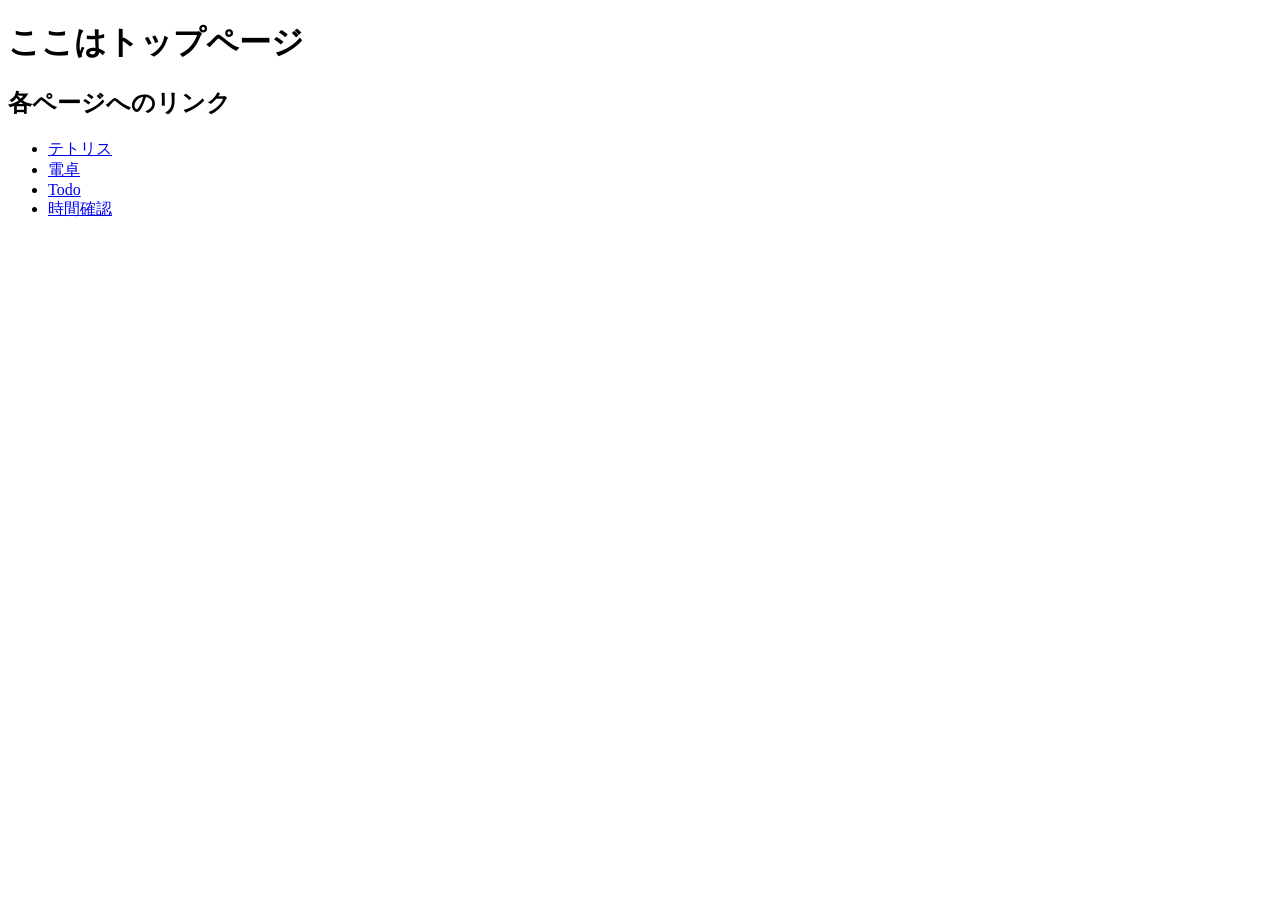
<file: index.html>
<!DOCTYPE html>
<html>
    <head>
        <title>AI講座 2nd</title>
    </head>
    <body>
        <h1>ここはトップページ</h1>
        <h2>各ページへのリンク</h2>
        <ul>
            <li><a href="tetris.html">テトリス</a></li>
            <li><a href="calc.html">電卓</a></li>
            <li><a href="todo.html">Todo</a></li>
            <li><a href="clock.html">時間確認</a></li>
        </ul>
    </body>
</html>
</file>
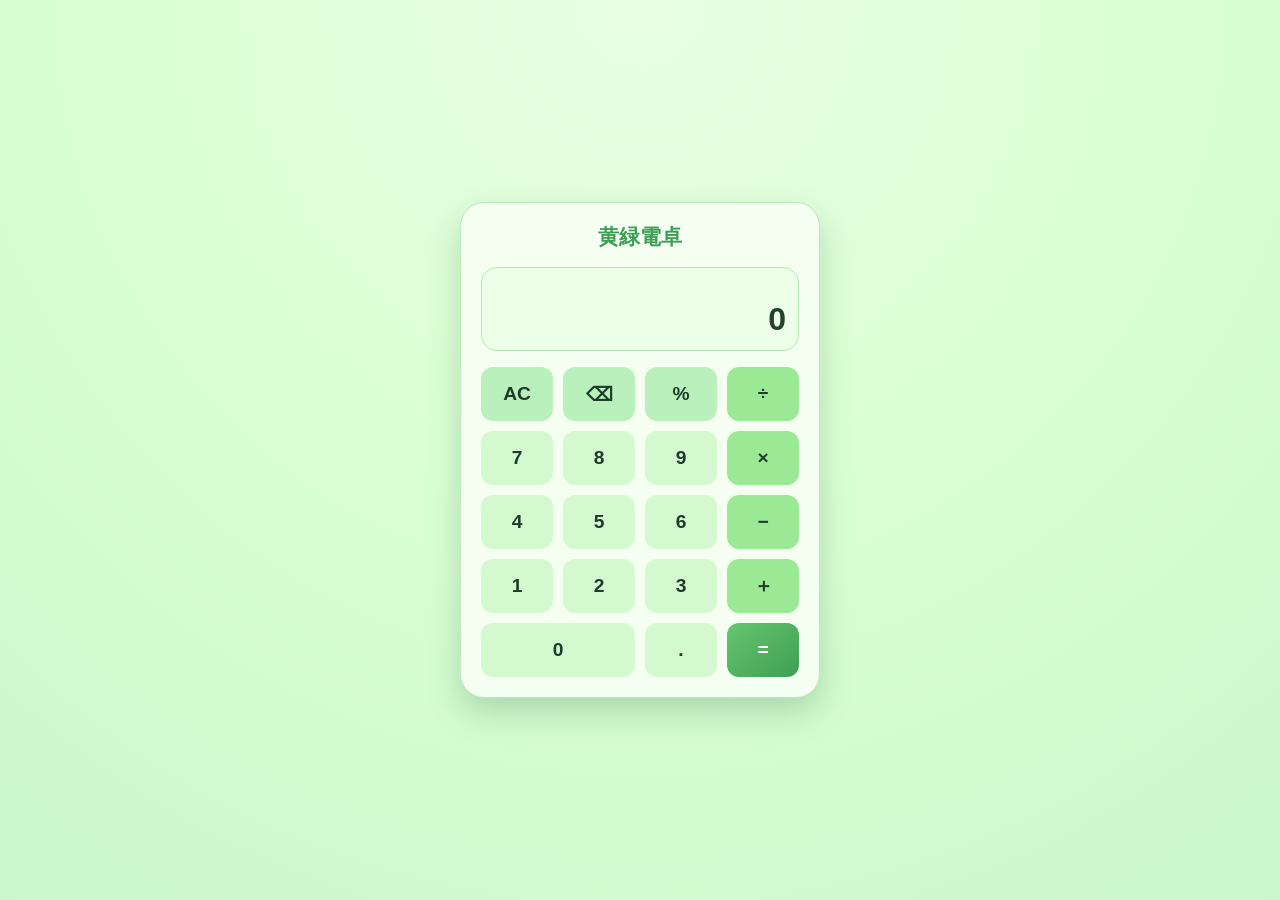
<file: calc.html>
<!DOCTYPE html>
<html lang="ja">
  <head>
    <meta charset="UTF-8" />
    <meta name="viewport" content="width=device-width, initial-scale=1.0" />
    <title>黄緑電卓</title>
    <link rel="stylesheet" href="calc.css" />
  </head>
  <body>
    <main class="calculator-wrap">
      <section class="calculator" aria-label="四則演算電卓">
        <h1 class="title">黄緑電卓</h1>

        <div class="display-area">
          <p id="history" class="history" aria-live="polite"></p>
          <p id="display" class="display" aria-live="assertive">0</p>
        </div>

        <div class="buttons" role="group" aria-label="電卓ボタン">
          <button class="btn btn-function" data-action="clear">AC</button>
          <button class="btn btn-function" data-action="backspace">⌫</button>
          <button class="btn btn-function" data-action="percent">%</button>
          <button class="btn btn-operator" data-action="operator" data-value="/">÷</button>

          <button class="btn btn-number" data-action="number" data-value="7">7</button>
          <button class="btn btn-number" data-action="number" data-value="8">8</button>
          <button class="btn btn-number" data-action="number" data-value="9">9</button>
          <button class="btn btn-operator" data-action="operator" data-value="*">×</button>

          <button class="btn btn-number" data-action="number" data-value="4">4</button>
          <button class="btn btn-number" data-action="number" data-value="5">5</button>
          <button class="btn btn-number" data-action="number" data-value="6">6</button>
          <button class="btn btn-operator" data-action="operator" data-value="-">−</button>

          <button class="btn btn-number" data-action="number" data-value="1">1</button>
          <button class="btn btn-number" data-action="number" data-value="2">2</button>
          <button class="btn btn-number" data-action="number" data-value="3">3</button>
          <button class="btn btn-operator" data-action="operator" data-value="+">＋</button>

          <button class="btn btn-number span-2" data-action="number" data-value="0">0</button>
          <button class="btn btn-number" data-action="decimal">.</button>
          <button class="btn btn-equals" data-action="equals">=</button>
        </div>
      </section>
    </main>

    <script src="calc.js"></script>
  </body>
</html>
</file>
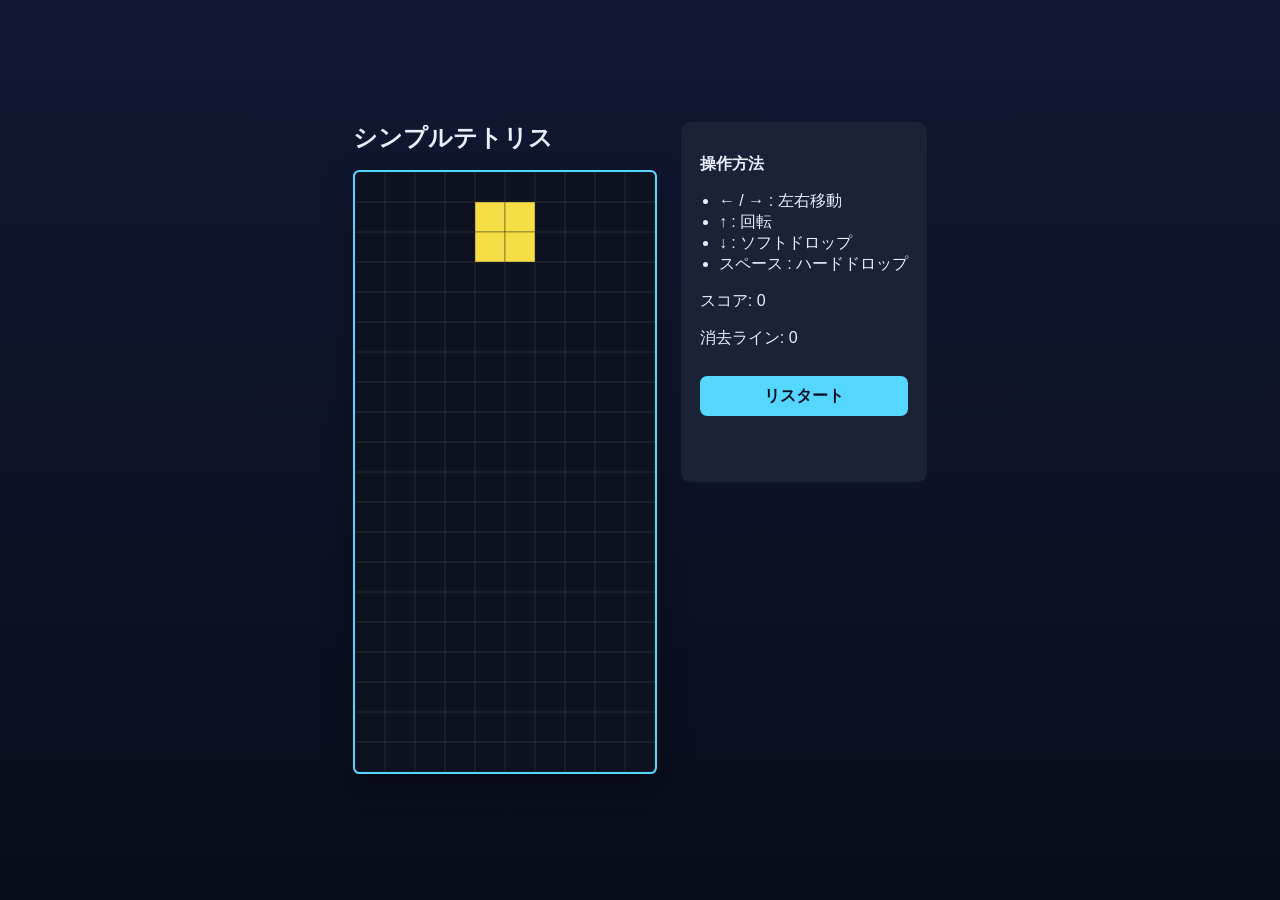
<file: tetris.html>
<!DOCTYPE html>
<html lang="ja">
<head>
  <meta charset="UTF-8" />
  <meta name="viewport" content="width=device-width, initial-scale=1.0" />
  <title>シンプルテトリス</title>
  <link rel="stylesheet" href="tetris.css" />
</head>
<body>
  <main class="layout">
    <section>
      <h1>シンプルテトリス</h1>
      <canvas id="game" width="300" height="600" aria-label="テトリスゲーム画面"></canvas>
    </section>

    <aside class="panel">
      <p><strong>操作方法</strong></p>
      <ul>
        <li>← / → : 左右移動</li>
        <li>↑ : 回転</li>
        <li>↓ : ソフトドロップ</li>
        <li>スペース : ハードドロップ</li>
      </ul>
      <p>スコア: <span id="score">0</span></p>
      <p>消去ライン: <span id="lines">0</span></p>
      <button id="restart">リスタート</button>
      <p id="status" class="status"></p>
    </aside>
  </main>

  <script src="tetris.js"></script>
</body>
</html>
</file>
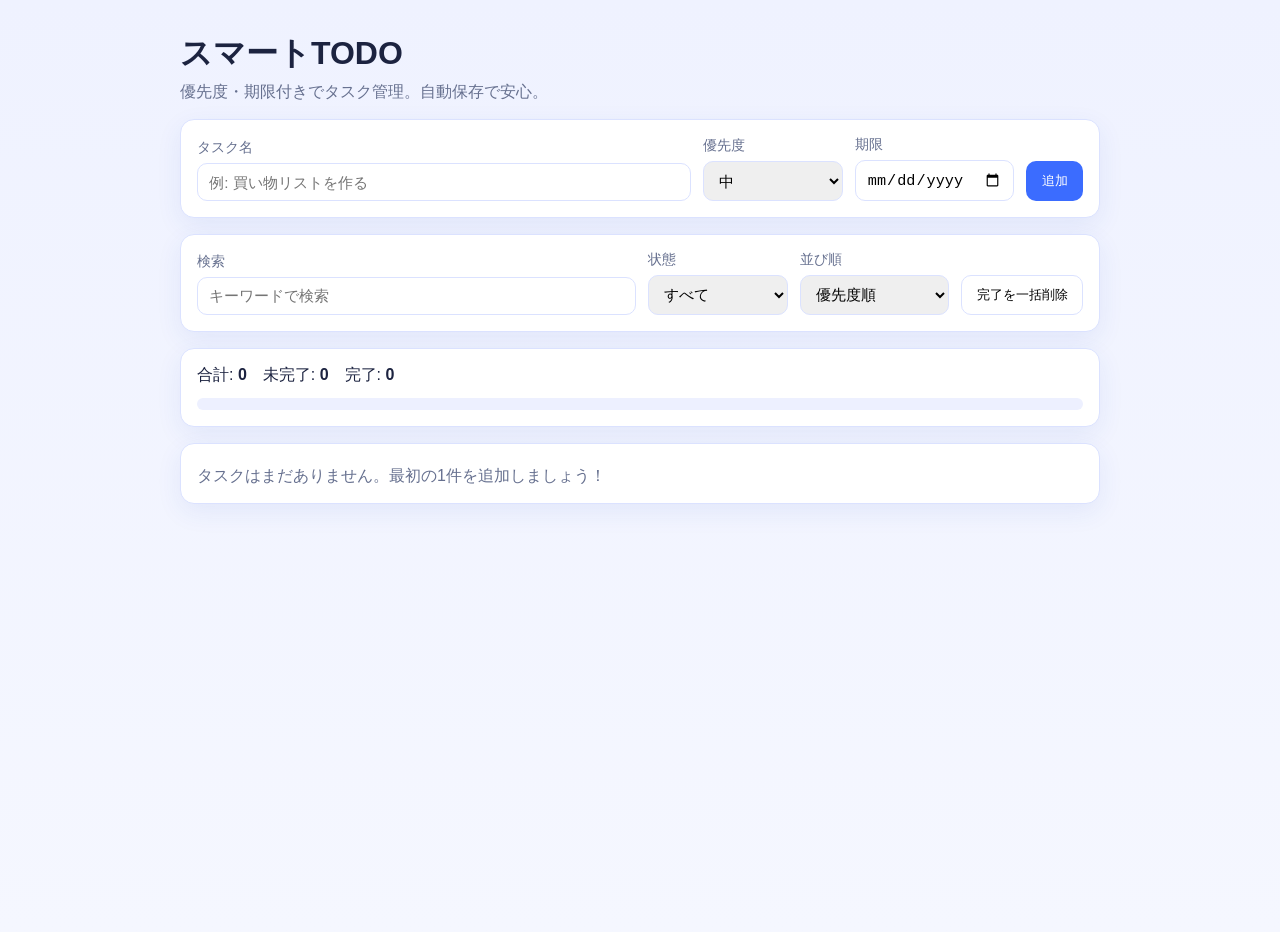
<file: todo.html>
<!DOCTYPE html>
<html lang="ja">
<head>
  <meta charset="UTF-8" />
  <meta name="viewport" content="width=device-width, initial-scale=1.0" />
  <title>スマートTODOアプリ</title>
  <link rel="stylesheet" href="todo.css" />
</head>
<body>
  <main class="app">
    <header class="app__header">
      <h1>スマートTODO</h1>
      <p>優先度・期限付きでタスク管理。自動保存で安心。</p>
    </header>

    <section class="panel" aria-label="タスク追加">
      <form id="task-form" class="task-form">
        <label class="field field--grow">
          <span>タスク名</span>
          <input id="task-title" name="title" type="text" maxlength="80" required placeholder="例: 買い物リストを作る" />
        </label>

        <label class="field">
          <span>優先度</span>
          <select id="task-priority" name="priority">
            <option value="high">高</option>
            <option value="medium" selected>中</option>
            <option value="low">低</option>
          </select>
        </label>

        <label class="field">
          <span>期限</span>
          <input id="task-deadline" name="deadline" type="date" />
        </label>

        <button type="submit" class="btn btn--primary">追加</button>
      </form>
    </section>

    <section class="panel controls" aria-label="タスク検索と絞り込み">
      <label class="field field--grow">
        <span>検索</span>
        <input id="search-input" type="search" placeholder="キーワードで検索" />
      </label>

      <label class="field">
        <span>状態</span>
        <select id="status-filter">
          <option value="all">すべて</option>
          <option value="active">未完了</option>
          <option value="completed">完了</option>
        </select>
      </label>

      <label class="field">
        <span>並び順</span>
        <select id="sort-by">
          <option value="priority">優先度順</option>
          <option value="deadline">期限が近い順</option>
          <option value="created">作成が新しい順</option>
        </select>
      </label>

      <button id="clear-completed" type="button" class="btn">完了を一括削除</button>
    </section>

    <section class="panel" aria-label="進捗">
      <div class="stats">
        <p>合計: <strong id="total-count">0</strong></p>
        <p>未完了: <strong id="active-count">0</strong></p>
        <p>完了: <strong id="completed-count">0</strong></p>
      </div>
      <div class="progress" aria-hidden="true">
        <div id="progress-bar" class="progress__bar"></div>
      </div>
    </section>

    <section class="panel" aria-label="タスク一覧">
      <ul id="task-list" class="task-list"></ul>
      <p id="empty-state" class="empty-state">タスクはまだありません。最初の1件を追加しましょう！</p>
    </section>
  </main>

  <template id="task-template">
    <li class="task-item">
      <label class="task-item__main">
        <input class="task-check" type="checkbox" />
        <span class="task-title"></span>
      </label>
      <p class="task-meta"></p>
      <div class="task-item__actions">
        <button class="btn btn--danger task-delete" type="button">削除</button>
      </div>
    </li>
  </template>

  <script src="todo.js" defer></script>
</body>
</html>
</file>
<file: calc.css>
:root {
  --bg: #dbffd4;
  --panel: #f4fff1;
  --primary: #8be388;
  --primary-dark: #3e9f54;
  --accent: #66c56e;
  --text: #1f3d29;
  --shadow: rgba(43, 111, 65, 0.25);
}

* {
  box-sizing: border-box;
}

body {
  margin: 0;
  min-height: 100vh;
  font-family: "Segoe UI", "Hiragino Kaku Gothic ProN", "Meiryo", sans-serif;
  background: radial-gradient(circle at top, #e9ffe4 0%, var(--bg) 45%, #caf7cc 100%);
  color: var(--text);
}

.calculator-wrap {
  min-height: 100vh;
  display: grid;
  place-items: center;
  padding: 16px;
}

.calculator {
  width: min(360px, 100%);
  background: var(--panel);
  border-radius: 24px;
  padding: 20px;
  box-shadow: 0 14px 32px var(--shadow);
  border: 1px solid #bde8ba;
}

.title {
  margin: 0 0 16px;
  text-align: center;
  font-size: 1.3rem;
  color: var(--primary-dark);
}

.display-area {
  background: #edffe8;
  border: 1px solid #b6e6b6;
  border-radius: 16px;
  padding: 12px;
  margin-bottom: 16px;
}

.history {
  min-height: 1.2em;
  margin: 0;
  font-size: 0.9rem;
  text-align: right;
  color: #5f8f65;
  word-wrap: break-word;
}

.display {
  margin: 4px 0 0;
  text-align: right;
  font-size: 2rem;
  font-weight: 700;
  color: #24432d;
  word-wrap: break-word;
}

.buttons {
  display: grid;
  grid-template-columns: repeat(4, 1fr);
  gap: 10px;
}

.btn {
  border: none;
  border-radius: 12px;
  min-height: 54px;
  font-size: 1.2rem;
  font-weight: 700;
  cursor: pointer;
  transition: transform 0.08s ease, filter 0.2s ease;
  color: #1f3c2a;
}

.btn:hover {
  filter: brightness(1.06);
}

.btn:active {
  transform: translateY(1px) scale(0.99);
}

.btn-number {
  background: #d5f9cf;
}

.btn-function {
  background: #baf0bb;
}

.btn-operator {
  background: #9ce995;
}

.btn-equals {
  background: linear-gradient(140deg, var(--accent), var(--primary-dark));
  color: #fff;
}

.span-2 {
  grid-column: span 2;
}
</file>
<file: tetris.css>
:root {
  --bg: #0e1220;
  --panel: #1a2238;
  --text: #e9eefb;
  --accent: #55d6ff;
}

* {
  box-sizing: border-box;
}

body {
  margin: 0;
  min-height: 100vh;
  font-family: "Segoe UI", sans-serif;
  background: linear-gradient(180deg, #111834, #090d1a);
  color: var(--text);
  display: grid;
  place-items: center;
}

.layout {
  display: flex;
  gap: 1.5rem;
  align-items: flex-start;
  padding: 1.5rem;
}

h1 {
  margin: 0 0 1rem;
}

canvas {
  background: var(--bg);
  border: 2px solid var(--accent);
  border-radius: 0.4rem;
  box-shadow: 0 10px 30px rgba(0, 0, 0, 0.35);
}

.panel {
  background: var(--panel);
  padding: 1rem 1.2rem;
  border-radius: 0.6rem;
  min-width: 230px;
}

.panel ul {
  padding-left: 1.2rem;
  margin-top: 0.2rem;
}

button {
  width: 100%;
  margin-top: 0.7rem;
  border: none;
  border-radius: 0.45rem;
  padding: 0.6rem 0.8rem;
  font-size: 1rem;
  cursor: pointer;
  color: #0a0f1f;
  background: var(--accent);
  font-weight: 700;
}

.status {
  min-height: 1.5rem;
  margin-top: 0.6rem;
  color: #ffd58a;
  font-weight: bold;
}
</file>
<file: todo.css>
:root {
  color-scheme: light;
  --bg: #f5f7ff;
  --panel: #ffffff;
  --text: #1c2340;
  --muted: #66708f;
  --primary: #3b6cff;
  --danger: #e05252;
  --border: #dbe2ff;
  --priority-high: #ffe1e1;
  --priority-medium: #fff4d8;
  --priority-low: #dcf7ea;
}

* {
  box-sizing: border-box;
}

body {
  margin: 0;
  min-height: 100vh;
  font-family: "Segoe UI", "Hiragino Kaku Gothic ProN", sans-serif;
  background: linear-gradient(180deg, #eff2ff 0%, var(--bg) 100%);
  color: var(--text);
}

.app {
  width: min(920px, 92vw);
  margin: 2rem auto;
  display: grid;
  gap: 1rem;
}

.app__header h1 {
  margin: 0;
}

.app__header p {
  margin: 0.4rem 0 0;
  color: var(--muted);
}

.panel {
  background: var(--panel);
  border: 1px solid var(--border);
  border-radius: 14px;
  padding: 1rem;
  box-shadow: 0 8px 26px rgba(44, 75, 185, 0.08);
}

.task-form,
.controls {
  display: flex;
  flex-wrap: wrap;
  gap: 0.75rem;
  align-items: end;
}

.field {
  display: grid;
  gap: 0.35rem;
  min-width: 140px;
}

.field span {
  font-size: 0.86rem;
  color: var(--muted);
}

.field input,
.field select {
  border: 1px solid var(--border);
  border-radius: 10px;
  padding: 0.6rem 0.7rem;
  font-size: 0.95rem;
}

.field input:focus,
.field select:focus {
  outline: 2px solid rgba(59, 108, 255, 0.2);
  border-color: var(--primary);
}

.field--grow {
  flex: 1;
  min-width: 220px;
}

.btn {
  border: 1px solid var(--border);
  background: #fff;
  border-radius: 10px;
  padding: 0.62rem 0.9rem;
  cursor: pointer;
}

.btn:hover {
  filter: brightness(0.98);
}

.btn--primary {
  background: var(--primary);
  color: #fff;
  border-color: transparent;
}

.btn--danger {
  background: #fff5f5;
  color: #9d1c1c;
  border-color: #ffcaca;
}

.stats {
  display: flex;
  gap: 1rem;
  flex-wrap: wrap;
}

.stats p {
  margin: 0;
}

.progress {
  margin-top: 0.75rem;
  background: #edf0ff;
  border-radius: 999px;
  height: 12px;
  overflow: hidden;
}

.progress__bar {
  height: 100%;
  width: 0;
  background: linear-gradient(90deg, #5f86ff 0%, #6bc6ff 100%);
  transition: width 220ms ease;
}

.task-list {
  margin: 0;
  padding: 0;
  list-style: none;
  display: grid;
  gap: 0.6rem;
}

.task-item {
  border: 1px solid var(--border);
  border-radius: 12px;
  padding: 0.8rem;
  display: grid;
  gap: 0.35rem;
}

.task-item[data-priority="high"] {
  background: var(--priority-high);
}

.task-item[data-priority="medium"] {
  background: var(--priority-medium);
}

.task-item[data-priority="low"] {
  background: var(--priority-low);
}

.task-item.is-completed {
  opacity: 0.62;
}

.task-item__main {
  display: flex;
  align-items: center;
  gap: 0.5rem;
  font-weight: 600;
}

.task-item.is-completed .task-title {
  text-decoration: line-through;
}

.task-meta {
  margin: 0;
  color: #4a5577;
  font-size: 0.9rem;
}

.task-item__actions {
  display: flex;
  justify-content: end;
}

.empty-state {
  margin: 0.4rem 0 0;
  color: var(--muted);
}

@media (max-width: 600px) {
  .app {
    width: 95vw;
  }
}
</file>
